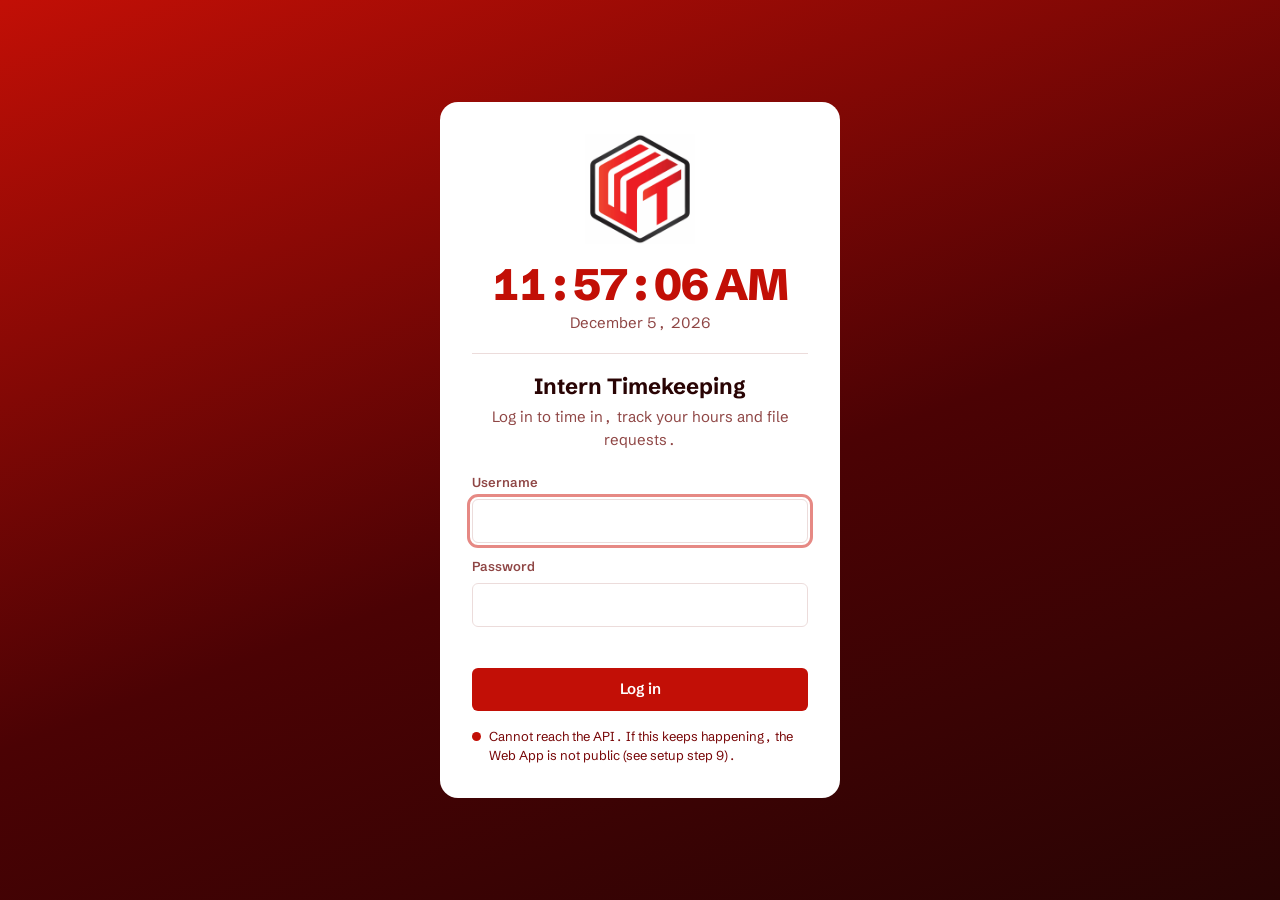
<file: index.html>
<!DOCTYPE html>
<html lang="en">
<head>
  <meta charset="UTF-8">
  <meta name="viewport" content="width=device-width, initial-scale=1">
  <meta name="referrer" content="no-referrer">
  <meta name="theme-color" content="#c20f06">
  <title>Log in · Intern Timekeeping</title>
  <link rel="preconnect" href="https://fonts.googleapis.com">
  <link rel="preconnect" href="https://fonts.gstatic.com" crossorigin>
  <link href="https://fonts.googleapis.com/css2?family=Schibsted+Grotesk:wght@400;500;600;700;800&display=swap" rel="stylesheet">
  <link rel="stylesheet" href="css/style.css">
  <link rel="icon" href="img/logo.png">
</head>
<body>
  <main class="login">
    <section class="login-card">
      <div class="login-head">
        <img src="img/logo.png" alt="Company logo" class="login-logo" onerror="this.hidden=true">
        <div class="login-clock">
          <div class="login-time" data-clock-time>--:--</div>
          <div class="login-date" data-clock-date></div>
        </div>
        <h1 class="login-title">Intern Timekeeping</h1>
        <p class="login-sub">Log in to time in, track your hours and file requests.</p>
      </div>
      <form id="login-form" autocomplete="on" novalidate>
        <label class="field">
          <span>Username</span>
          <input id="login-username" name="username" autocomplete="username" required maxlength="30">
        </label>
        <label class="field">
          <span>Password</span>
          <input id="login-password" name="password" type="password" autocomplete="current-password" required maxlength="100">
        </label>
        <p id="login-error" class="form-error" role="alert"></p>
        <button class="btn btn-primary btn-block" type="submit" id="login-btn">Log in</button>
      </form>
      <p class="conn" id="conn" aria-live="polite"><span class="conn-dot"></span><span id="conn-text">Checking connection…</span></p>
    </section>
  </main>
  <div id="modal-root"></div>
  <div id="toast-root" aria-live="polite"></div>
  <script src="js/config.js"></script>
  <script src="js/common.js"></script>
  <script src="js/login.js"></script>
</body>
</html>
</file>
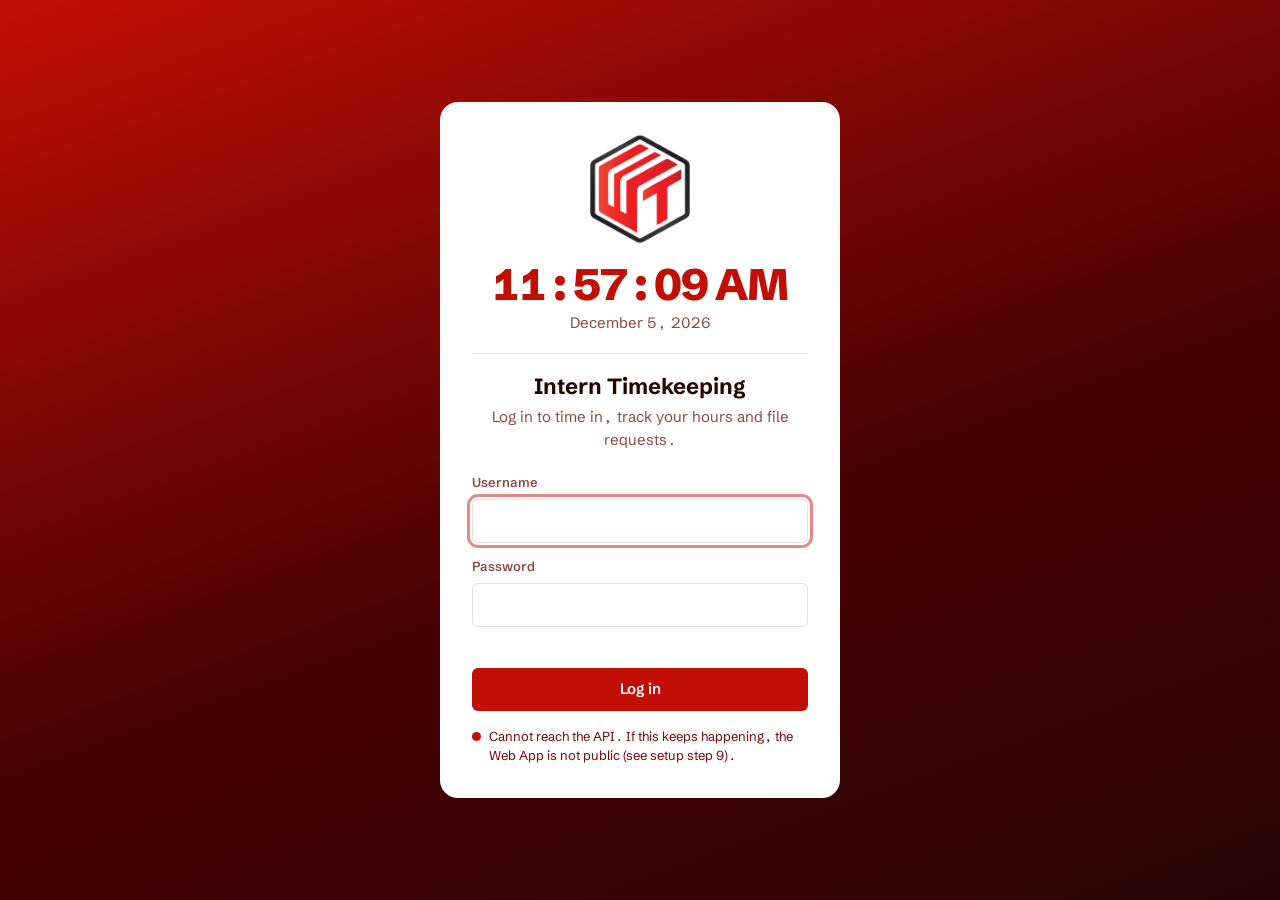
<file: admin.html>
<!DOCTYPE html>
<html lang="en">
<head>
  <meta charset="UTF-8">
  <meta name="viewport" content="width=device-width, initial-scale=1">
  <meta name="referrer" content="no-referrer">
  <meta name="theme-color" content="#c20f06">
  <title>Admin Dashboard · Intern Timekeeping</title>
  <link rel="preconnect" href="https://fonts.googleapis.com">
  <link rel="preconnect" href="https://fonts.gstatic.com" crossorigin>
  <link href="https://fonts.googleapis.com/css2?family=Schibsted+Grotesk:wght@400;500;600;700;800&display=swap" rel="stylesheet">
  <link rel="stylesheet" href="css/style.css">
  <link rel="icon" href="img/logo.png">
</head>
<body>
  <div class="app app-admin">
    <aside class="sidebar">
      <img src="img/logo.png" alt="" class="side-logo" onerror="this.hidden=true">
      <div class="side-clock">
        <div class="side-day" data-clock-weekday></div>
        <div class="side-date" data-clock-date></div>
        <div class="side-time" data-clock-time></div>
      </div>
      <nav class="side-nav" aria-label="Admin pages">
        <button data-page="monitoring">Monitoring</button>
        <button data-page="add">Add intern</button>
        <button data-page="weekly">Weekly schedule</button>
        <button data-page="schedules">Schedule types</button>
        <button data-page="requests">Requests <span class="count" id="req-count" hidden></span></button>
        <button data-page="log">Attendance log</button>
      </nav>
      <button class="btn btn-side" data-logout>Log out</button>
    </aside>

    <div class="main">
      <header class="topbar">
        <div>
          <div class="hello">Admin dashboard</div>
          <div class="muted small" id="admin-meta"></div>
        </div>
        <button class="btn btn-ghost" id="refresh">Refresh</button>
      </header>

      <section class="content" data-section="monitoring" id="sec-monitoring"></section>
      <section class="content" data-section="add" id="sec-add" hidden></section>
      <section class="content content-wide" data-section="weekly" id="sec-weekly" hidden></section>
      <section class="content" data-section="schedules" id="sec-schedules" hidden></section>
      <section class="content" data-section="requests" id="sec-requests" hidden></section>
      <section class="content" data-section="log" id="sec-log" hidden></section>
    </div>
  </div>

  <div id="modal-root"></div>
  <div id="toast-root" aria-live="polite"></div>
  <script src="js/config.js"></script>
  <script src="js/common.js"></script>
  <script src="js/admin.js"></script>
</body>
</html>
</file>
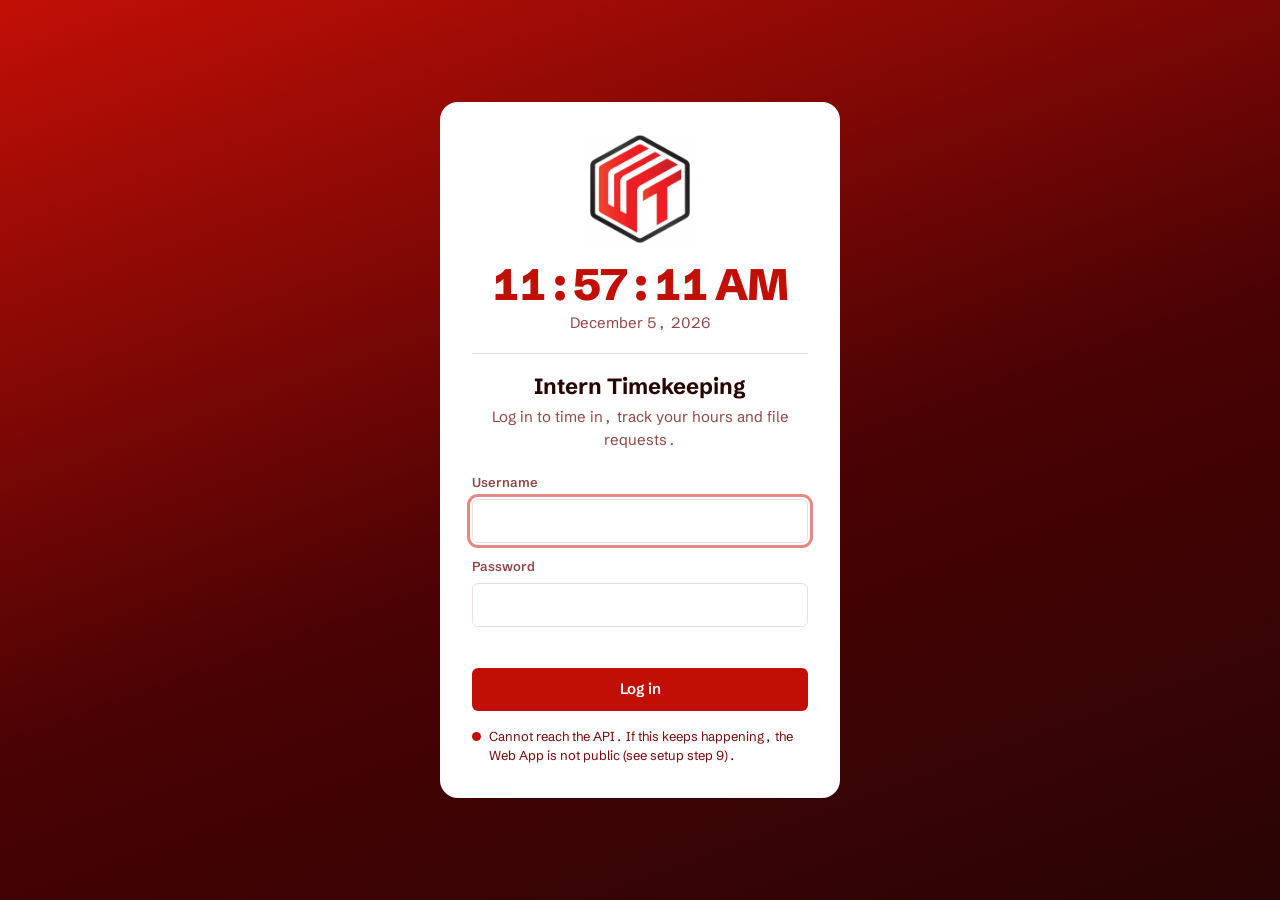
<file: intern.html>
<!DOCTYPE html>
<html lang="en">
<head>
  <meta charset="UTF-8">
  <meta name="viewport" content="width=device-width, initial-scale=1">
  <meta name="referrer" content="no-referrer">
  <meta name="theme-color" content="#c20f06">
  <title>Intern Dashboard · Intern Timekeeping</title>
  <link rel="preconnect" href="https://fonts.googleapis.com">
  <link rel="preconnect" href="https://fonts.gstatic.com" crossorigin>
  <link href="https://fonts.googleapis.com/css2?family=Schibsted+Grotesk:wght@400;500;600;700;800&display=swap" rel="stylesheet">
  <link rel="stylesheet" href="css/style.css">
  <link rel="icon" href="img/logo.png">
</head>
<body>
  <div class="app">
    <aside class="sidebar">
      <img src="img/logo.png" alt="" class="side-logo" onerror="this.hidden=true">
      <div class="side-clock">
        <div class="side-day" data-clock-weekday></div>
        <div class="side-date" data-clock-date></div>
        <div class="side-time" data-clock-time></div>
      </div>
      <div class="roster">
        <h2 class="roster-title">Expected on duty today</h2>
        <ul id="roster" class="roster-list"><li class="roster-empty">Loading…</li></ul>
      </div>
    </aside>

    <div class="main">
      <header class="topbar">
        <div>
          <div class="hello" id="intern-name">Loading…</div>
          <div class="muted small" id="intern-meta"></div>
        </div>
        <nav class="tabs" aria-label="Intern pages">
          <button data-page="dashboard">Dashboard</button>
          <button data-page="absence">File absence</button>
          <button data-page="schedule">Change schedule</button>
          <button data-page="missed">Missed logs</button>
        </nav>
        <button class="btn btn-ghost" data-logout>Log out</button>
      </header>

      <section class="content" data-section="dashboard" id="sec-dashboard"></section>
      <section class="content" data-section="absence" id="sec-absence" hidden></section>
      <section class="content" data-section="schedule" id="sec-schedule" hidden></section>
      <section class="content" data-section="missed" id="sec-missed" hidden></section>
    </div>
  </div>

  <div id="modal-root"></div>
  <div id="toast-root" aria-live="polite"></div>
  <script src="js/config.js"></script>
  <script src="js/common.js"></script>
  <script src="js/intern.js"></script>
</body>
</html>
</file>
<file: css/style.css>
:root {
  /* Logo palette: #c20f06 #f60506 #290404 #e68984 #770506 #8f4645 #eb4d46 #d1aeac #4b0204 */
  --ink: #290404;          /* sidebar */
  --ink-2: #4b0204;        /* sidebar dividers / hover */
  --ink-soft: #d1aeac;     /* sidebar secondary text */
  --paper: #fbf6f5;        /* page background (tint of #d1aeac) */
  --card: #ffffff;
  --line: #ecdcdb;         /* borders (tint of #d1aeac) */
  --text: #290404;
  --muted: #8f4645;
  --brand: #c20f06;        /* primary buttons, active tabs */
  --brand-dark: #770506;   /* hover */
  --brand-bright: #f60506; /* accents */
  --brand-soft: #f7e6e5;
  --accent: #eb4d46;
  --accent-soft: #e68984;
  --present: #1d8558;
  --present-bg: #e3f4ec;
  --late: #a86a0c;
  --late-bg: #fcf0d9;
  --absent: #770506;
  --absent-bg: #f3dcdb;
  --leave: #6247b3;
  --leave-bg: #ece7fa;
  --radius-lg: 18px;
  --radius: 10px;
  --radius-sm: 6px;
  --font: 'Schibsted Grotesk', 'Segoe UI', system-ui, -apple-system, sans-serif;
}

* { box-sizing: border-box; }
html, body { margin: 0; height: 100%; }
body {
  font-family: var(--font);
  font-size: 15px;
  line-height: 1.5;
  color: var(--text);
  background: var(--paper);
  font-variant-numeric: tabular-nums;
}
[hidden] { display: none !important; }
button, input, select, textarea { font: inherit; color: inherit; }
:focus-visible { outline: 3px solid var(--accent-soft); outline-offset: 2px; }
.muted { color: var(--muted); }
.small { font-size: 13px; }
h1, h2, h3 { line-height: 1.2; margin: 0; }

/* ---------- Buttons & fields ---------- */
.btn {
  border: 1px solid transparent; border-radius: var(--radius-sm);
  padding: 9px 16px; font-weight: 600; cursor: pointer; background: var(--card);
  transition: background .15s, border-color .15s;
}
.btn:disabled { cursor: not-allowed; opacity: .45; }
.btn-primary { background: var(--brand); color: #fff; }
.btn-primary:hover:not(:disabled) { background: var(--brand-dark); }
.btn-ghost { border-color: var(--line); background: transparent; }
.btn-ghost:hover { background: #fff; }
.btn-danger { background: var(--absent); color: #fff; }
.btn-success { background: var(--present); color: #fff; }
.btn-block { width: 100%; }
.btn-sm { padding: 5px 10px; font-size: 13px; }
.btn-link { background: none; border: 0; color: var(--ink); text-decoration: underline; text-underline-offset: 3px; padding: 4px 6px; font-weight: 600; cursor: pointer; }
.btn-link.danger { color: var(--absent); }

.field { display: flex; flex-direction: column; gap: 6px; margin-bottom: 14px; }
.field > span { font-size: 13px; font-weight: 600; color: var(--muted); }
.field input, .field select, .field textarea {
  border: 1px solid var(--line); border-radius: var(--radius-sm); padding: 10px 12px;
  background: #fff; width: 100%;
}
.field textarea { min-height: 96px; resize: vertical; }
.field .hint { font-size: 12px; color: var(--muted); }
.form-error { color: var(--absent); min-height: 1.2em; margin: 0 0 10px; font-size: 14px; }
.row { display: grid; grid-template-columns: repeat(auto-fit, minmax(160px, 1fr)); gap: 0 14px; }

.time12 { display: flex; gap: 6px; }
.time12 select { width: auto; flex: 1; }

.chips { display: flex; flex-wrap: wrap; gap: 6px; }
.chip input { position: absolute; opacity: 0; pointer-events: none; }
.chip span {
  display: inline-block; padding: 6px 12px; border-radius: 999px; border: 1px solid var(--line);
  cursor: pointer; font-size: 13px; font-weight: 600; background: #fff; user-select: none;
}
.chip input:checked + span { background: var(--brand); color: #fff; border-color: var(--brand); }
.chip input:focus-visible + span { outline: 3px solid var(--accent-soft); outline-offset: 2px; }

/* ---------- Pills ---------- */
.pill { display: inline-block; padding: 2px 10px; border-radius: 999px; font-size: 12px; font-weight: 700; white-space: nowrap; }
.pill.present, .pill.APPROVED { background: var(--present-bg); color: var(--present); }
.pill.late, .pill.PENDING { background: var(--late-bg); color: var(--late); }
.pill.absent, .pill.DECLINED { background: var(--absent-bg); color: var(--absent); }
.pill.leave { background: var(--leave-bg); color: var(--leave); }
.pill.expected, .pill.off, .pill.SUPERSEDED { background: #e8ecf3; color: var(--muted); }

/* ---------- Boot / login ---------- */
.boot { position: fixed; inset: 0; display: grid; place-items: center; color: var(--muted); }
.login {
  min-height: 100%; display: grid; place-items: center; padding: 24px;
  background: linear-gradient(160deg, var(--brand) 0%, var(--ink-2) 55%, var(--ink) 100%);
}
.login-card { width: 100%; max-width: 400px; background: var(--card); border-radius: var(--radius-lg); padding: 32px; }
.login-head { text-align: center; }
.login-logo { display: block; max-width: 160px; max-height: 110px; width: auto; height: auto; margin: 0 auto 18px; object-fit: contain; }
.login-clock { border-bottom: 1px solid var(--line); padding-bottom: 18px; margin-bottom: 20px; }
.login-time { color: var(--brand); }
.login-time { font-size: 44px; font-weight: 800; letter-spacing: -1px; line-height: 1; }
.login-date { color: var(--muted); margin-top: 6px; }
.login-title { font-size: 22px; }
.login-sub { color: var(--muted); margin: 6px 0 22px; }

/* ---------- App shell ---------- */
.app { display: grid; grid-template-columns: 300px 1fr; min-height: 100%; }
.app-admin { grid-template-columns: 250px 1fr; }
.sidebar {
  background: var(--ink); color: #fff; padding: 28px 22px; display: flex; flex-direction: column; gap: 26px;
  position: sticky; top: 0; height: 100vh; overflow-y: auto;
}
.side-day { color: var(--ink-soft); font-weight: 600; }
.side-date { font-size: 22px; font-weight: 700; line-height: 1.2; }
.side-time { font-size: 40px; font-weight: 800; letter-spacing: -1px; margin-top: 8px; line-height: 1; }

.roster-title { font-size: 13px; font-weight: 600; color: var(--ink-soft); margin-bottom: 10px; }
.roster-list { list-style: none; margin: 0; padding: 0; }
.roster-list li { padding: 10px 0; border-top: 1px solid var(--ink-2); display: grid; grid-template-columns: 1fr auto; gap: 2px 8px; }
.roster-list .r-name { font-weight: 600; }
.roster-list .r-shift { font-size: 12px; color: var(--ink-soft); grid-column: 1; }
.roster-list .pill { grid-row: 1 / span 2; grid-column: 2; align-self: center; }
.roster-list .me .r-name::after { content: ' (you)'; color: var(--ink-soft); font-weight: 400; }
.roster-empty { color: var(--ink-soft); font-size: 14px; }

.side-nav { display: flex; flex-direction: column; gap: 2px; }
.side-nav button {
  text-align: left; background: none; border: 0; color: var(--ink-soft); padding: 10px 12px;
  border-radius: var(--radius-sm); font-weight: 600; cursor: pointer; display: flex; justify-content: space-between;
}
.side-nav button:hover { color: #fff; background: var(--ink-2); }
.side-nav button[aria-current="page"] { background: var(--brand); color: #fff; }
.count { background: var(--late); color: #fff; border-radius: 999px; padding: 0 8px; font-size: 12px; }
.btn-side { margin-top: auto; background: transparent; border: 1px solid var(--ink-2); color: var(--ink-soft); }

.main { min-width: 0; display: flex; flex-direction: column; }
.topbar {
  display: flex; align-items: center; gap: 20px; padding: 18px 32px;
  border-bottom: 1px solid var(--line); background: var(--paper); flex-wrap: wrap;
}
.topbar > div:first-child { flex: 1; min-width: 180px; }
.hello { font-size: 20px; font-weight: 700; }
.tabs { display: flex; gap: 4px; flex-wrap: wrap; }
.tabs button {
  background: none; border: 0; padding: 8px 14px; border-radius: 999px; font-weight: 600; color: var(--muted); cursor: pointer;
}
.tabs button[aria-current="page"] { background: var(--brand); color: #fff; }
.content { padding: 28px 32px 60px; max-width: 1180px; width: 100%; }

.panel { background: var(--card); border: 1px solid var(--line); border-radius: var(--radius); padding: 22px; margin-bottom: 22px; }
.panel h2 { font-size: 17px; margin-bottom: 4px; }
.panel .lead { color: var(--muted); margin: 0 0 16px; font-size: 14px; }
.panel-head { display: flex; justify-content: space-between; align-items: flex-start; gap: 12px; flex-wrap: wrap; margin-bottom: 14px; }
.two-col { display: grid; grid-template-columns: minmax(280px, 380px) 1fr; gap: 22px; align-items: start; }
.two-col > .panel { margin-bottom: 0; }

/* ---------- Shift card (the centerpiece) ---------- */
.shift {
  background: var(--card); border: 1px solid var(--line); border-top: 6px solid var(--brand-bright);
  border-radius: var(--radius-lg); padding: 28px; margin-bottom: 22px;
}
.shift-head { display: flex; justify-content: space-between; align-items: flex-start; gap: 16px; flex-wrap: wrap; }
.shift-state { font-size: 26px; font-weight: 800; letter-spacing: -.5px; }
.shift-sub { color: var(--muted); margin-top: 4px; }
.live { display: inline-flex; align-items: center; gap: 8px; font-weight: 700; color: var(--present); }
.live::before {
  content: ''; width: 10px; height: 10px; border-radius: 50%; background: var(--present);
  box-shadow: 0 0 0 0 rgba(29,133,88,.5); animation: pulse 1.8s infinite;
}
@keyframes pulse { 70% { box-shadow: 0 0 0 10px rgba(29,133,88,0); } 100% { box-shadow: 0 0 0 0 rgba(29,133,88,0); } }

.counter { font-size: 56px; font-weight: 800; letter-spacing: -2px; line-height: 1; margin: 22px 0 4px; }
.counter-label { color: var(--muted); font-size: 14px; }

.rail { margin: 30px 0 8px; }
.rail-track { position: relative; height: 14px; background: var(--brand-soft); border-radius: 999px; }
.rail-fill { position: absolute; top: 0; bottom: 0; background: var(--present); border-radius: 999px; }
.rail-needle { position: absolute; top: -8px; bottom: -8px; width: 3px; background: var(--ink); border-radius: 2px; transform: translateX(-1px); }
.rail-needle span {
  position: absolute; top: -24px; left: 50%; transform: translateX(-50%); font-size: 12px; font-weight: 700;
  background: var(--ink); color: #fff; padding: 1px 7px; border-radius: 4px; white-space: nowrap;
}
.rail-ends { display: flex; justify-content: space-between; font-size: 13px; color: var(--muted); margin-top: 8px; font-weight: 600; }

.punch { display: grid; grid-template-columns: 1fr 1fr; gap: 14px; margin-top: 26px; }
.punch .btn { padding: 18px; font-size: 17px; border-radius: var(--radius); }
.btn-in { background: var(--present); color: #fff; }
.btn-out { background: var(--brand); color: #fff; }
.btn-in:disabled, .btn-out:disabled { background: #cfd6e3; color: #5d6880; opacity: 1; }
.punch-note { margin-top: 12px; color: var(--muted); font-size: 14px; }
.btn-in.done::before { content: '✓ '; }

/* ---------- Stats strip ---------- */
.stats { display: grid; grid-template-columns: repeat(5, 1fr); background: var(--card); border: 1px solid var(--line); border-radius: var(--radius); margin-bottom: 22px; }
.stat { padding: 18px 20px; border-left: 1px solid var(--line); }
.stat:first-child { border-left: 0; }
.stat-value { font-size: 28px; font-weight: 800; letter-spacing: -.5px; line-height: 1.1; }
.stat-label { color: var(--muted); font-size: 13px; margin-top: 2px; }
.stat.warn .stat-value { color: var(--late); }
.stat.bad .stat-value { color: var(--brand); }
.progress { height: 6px; background: var(--brand-soft); border-radius: 999px; overflow: hidden; margin-top: 10px; }
.progress > div { height: 100%; background: var(--accent); }

/* ---------- Tables & lists ---------- */
.table-wrap { overflow-x: auto; }
table { width: 100%; border-collapse: collapse; font-size: 14px; }
th { text-align: left; font-weight: 600; color: var(--muted); font-size: 12px; padding: 8px 10px; border-bottom: 1px solid var(--line); white-space: nowrap; }
td { padding: 11px 10px; border-bottom: 1px solid #edf0f5; vertical-align: top; }
tr:last-child td { border-bottom: 0; }
td .sub { display: block; color: var(--muted); font-size: 12px; }
tr.inactive td { opacity: .5; }
.actions { white-space: nowrap; }

.req-list { display: flex; flex-direction: column; gap: 12px; }
.req { border: 1px solid var(--line); border-radius: var(--radius); padding: 14px 16px; }
.req-top { display: flex; justify-content: space-between; gap: 10px; align-items: center; flex-wrap: wrap; }
.req-date { font-weight: 700; }
.req-reason { margin: 8px 0 0; white-space: pre-wrap; word-break: break-word; }
.req-remark { margin-top: 8px; font-size: 13px; padding: 8px 10px; background: var(--paper); border-radius: var(--radius-sm); }
.req-actions { display: flex; gap: 8px; margin-top: 12px; }

.empty { color: var(--muted); padding: 18px 0; }
.notice { background: var(--late-bg); color: #6d4506; padding: 12px 14px; border-radius: var(--radius-sm); margin-bottom: 16px; font-size: 14px; }

/* ---------- Modal ---------- */
.modal-backdrop { position: fixed; inset: 0; background: rgba(41, 4, 4, .6); display: grid; place-items: center; padding: 20px; z-index: 50; }
.modal { background: #fff; border-radius: var(--radius-lg); width: 100%; max-width: 460px; padding: 26px; max-height: 90vh; overflow-y: auto; animation: rise .18s ease-out; }
.modal h3 { font-size: 20px; margin-bottom: 10px; }
.modal-actions { display: flex; justify-content: flex-end; gap: 10px; margin-top: 18px; }
.modal.late { border-top: 8px solid var(--late); text-align: center; }
.late-amount { font-size: 34px; font-weight: 800; color: var(--late); margin: 8px 0; letter-spacing: -.5px; }
.modal.late .modal-actions { justify-content: center; }
@keyframes rise { from { transform: translateY(10px); opacity: 0; } }

/* ---------- Toast ---------- */
#toast-root { position: fixed; bottom: 20px; right: 20px; display: flex; flex-direction: column; gap: 8px; z-index: 60; }
.toast { background: var(--ink); color: #fff; padding: 12px 16px; border-radius: var(--radius-sm); max-width: 360px; font-size: 14px; animation: rise .18s ease-out; }
.toast.error { background: var(--absent); }
.toast.success { background: var(--present); }

/* ---------- Responsive ---------- */
@media (max-width: 1000px) {
  .stats { grid-template-columns: repeat(3, 1fr); }
  .stat:nth-child(4) { border-left: 0; }
  .stat:nth-child(n+4) { border-top: 1px solid var(--line); }
  .two-col { grid-template-columns: 1fr; }
}
@media (max-width: 820px) {
  .app, .app-admin { grid-template-columns: 1fr; }
  .sidebar { position: static; height: auto; }
  .side-nav { flex-direction: row; flex-wrap: wrap; }
  .btn-side { margin-top: 0; }
  .topbar, .content { padding-left: 18px; padding-right: 18px; }
  .counter { font-size: 44px; }
  .punch { grid-template-columns: 1fr; }
  .stats { grid-template-columns: 1fr 1fr; }
  .stat { border-left: 0; border-top: 1px solid var(--line); }
  .stat:first-child, .stat:nth-child(2) { border-top: 0; }
  .stat:nth-child(even) { border-left: 1px solid var(--line); }
}
@media (prefers-reduced-motion: reduce) {
  *, *::before { animation: none !important; transition: none !important; }
}

/* ---------- v2 additions ---------- */
.side-logo { width: 64px; height: 64px; object-fit: contain; background: #fff; border-radius: 14px; padding: 6px; }
.stats-4 { grid-template-columns: repeat(4, 1fr); }
.stat-note { font-size: 12px; color: var(--muted); margin-top: 6px; }
td.num { font-weight: 700; }
select.assign { border: 1px solid var(--line); border-radius: var(--radius-sm); padding: 6px 8px; background: #fff; max-width: 240px; }
fieldset { border: 0; padding: 0; margin: 0; min-width: 0; }
.panel.narrow { max-width: 640px; }
.two-col.even { grid-template-columns: 1fr 1fr; margin-bottom: 22px; }
.id-link { padding: 0; text-decoration: none; font-family: inherit; }
.success-box { background: var(--present-bg); color: #10492f; border-radius: var(--radius-sm); padding: 14px 16px; margin-bottom: 18px; font-size: 14px; }
.success-box p { margin: 6px 0 10px; }
.id-box { display: flex; align-items: center; gap: 10px; flex-wrap: wrap; }
.id-box code { background: #fff; padding: 6px 10px; border-radius: 6px; font-size: 15px; font-weight: 700; letter-spacing: .3px; }

.conn { display: flex; align-items: flex-start; gap: 8px; margin: 16px 0 0; font-size: 13px; color: var(--muted); }
.conn-dot { width: 9px; height: 9px; border-radius: 50%; background: #c9b9b8; flex: none; margin-top: 5px; }
.conn.ok .conn-dot { background: var(--present); }
.conn.ok { color: var(--present); }
.conn.warn .conn-dot { background: var(--late); }
.conn.warn { color: var(--late); }
.conn.bad .conn-dot { background: var(--brand); }
.conn.bad { color: var(--brand-dark); }

@media (max-width: 1000px) {
  .stats-4 { grid-template-columns: 1fr 1fr; }
  .stats-4 .stat:nth-child(3) { border-left: 0; }
  .stats-4 .stat:nth-child(n+3) { border-top: 1px solid var(--line); }
  .two-col.even { grid-template-columns: 1fr; }
}

/* ---------- Weekly schedule (admin) ---------- */
.content-wide { max-width: none; }
.week-bar { display: flex; justify-content: space-between; align-items: center; gap: 12px; flex-wrap: wrap; margin-bottom: 10px; }
.week-nav, .week-actions { display: flex; align-items: center; gap: 8px; flex-wrap: wrap; }
.week-title { font-size: 18px; margin-left: 6px; }
.legend { display: inline-block; padding: 0 6px; border-radius: 4px; }
.legend.ov { background: var(--brand-soft); color: var(--brand-dark); font-weight: 600; }
.week-wrap { border: 1px solid var(--line); border-radius: var(--radius-sm); }
.week-grid { min-width: 1100px; }
.week-grid th, .week-grid td { border-right: 1px solid #f0e6e5; padding: 8px; }
.week-grid thead th { background: var(--paper); color: var(--text); font-size: 13px; }
.week-grid thead th.today { background: var(--brand); color: #fff; }
.week-grid thead th.today .sub { color: #ffe3e1; }
.week-grid th.who { position: sticky; left: 0; background: #fff; z-index: 1; min-width: 190px; text-align: left; font-weight: 400; color: var(--text); font-size: 14px; }
.week-grid thead th.who { background: var(--paper); font-weight: 600; }
.week-grid select { width: 100%; min-width: 118px; border: 1px solid var(--line); border-radius: 6px; padding: 6px; background: #fff; font-size: 13px; }
.week-grid select.fill { margin-top: 6px; font-size: 12px; color: var(--muted); }
.week-grid td.ov { background: var(--brand-soft); }
.week-grid td.ov select { border-color: var(--accent-soft); font-weight: 600; }
.week-grid td.dirty { box-shadow: inset 0 0 0 2px var(--brand); }
.week-grid td.locked { color: var(--muted); font-size: 13px; background: #faf7f7; }
.week-grid td.locked.ov { background: #f6ecec; }
.cell-text { font-weight: 600; color: var(--text); }

/* ---------- My schedule (intern) ---------- */
.week-label { font-size: 14px; color: var(--muted); margin: 14px 0 8px; }
.mysched { display: grid; grid-template-columns: repeat(7, 1fr); gap: 8px; }
.day { border: 1px solid var(--line); border-radius: var(--radius-sm); padding: 10px; position: relative; min-height: 92px; background: #fff; }
.day-top { display: flex; justify-content: space-between; font-size: 12px; color: var(--muted); }
.day-top strong { color: var(--text); font-size: 13px; }
.day-name { font-weight: 700; margin-top: 8px; font-size: 14px; }
.day-time { font-size: 12px; color: var(--muted); }
.day.off .day-name { color: var(--muted); font-weight: 600; }
.day.ov { background: var(--brand-soft); border-color: var(--accent-soft); }
.day.today { border: 2px solid var(--brand); }
.day.past { opacity: .5; }
.day-tag { position: absolute; bottom: 8px; right: 8px; font-size: 10px; font-weight: 700; color: var(--brand-dark); text-transform: uppercase; letter-spacing: .4px; }
@media (max-width: 900px) {
  .mysched { grid-template-columns: repeat(4, 1fr); }
}
@media (max-width: 520px) {
  .mysched { grid-template-columns: repeat(2, 1fr); }
}

/* ---------- Weekly grid layout fix ---------- */
th .sub { display: block; font-weight: 400; }
.week-grid { table-layout: fixed; min-width: 1180px; }
.week-grid th.who {
  width: 230px; min-width: 230px; max-width: 230px;
  white-space: normal; vertical-align: top; line-height: 1.35;
  box-shadow: 1px 0 0 var(--line);
}
.week-grid th.who strong { display: block; font-size: 14px; }
.week-grid th.who .sub { margin-top: 2px; }
.week-grid select.fill { display: block; width: 100%; margin-top: 8px; }
.week-grid thead th:not(.who) { text-align: left; vertical-align: bottom; }
.week-grid thead th .sub { font-size: 12px; margin-top: 1px; }
.week-grid td { vertical-align: top; }
.week-grid td select { display: block; }
.week-grid td.locked .cell-text, .week-grid td.locked .sub { display: block; white-space: normal; }
.week-grid td .sub { margin-top: 4px; }
.week-grid .lock-tag { font-size: 11px; text-transform: uppercase; letter-spacing: .4px; }
.week-grid td .sub { font-size: 12px; }
</file>
